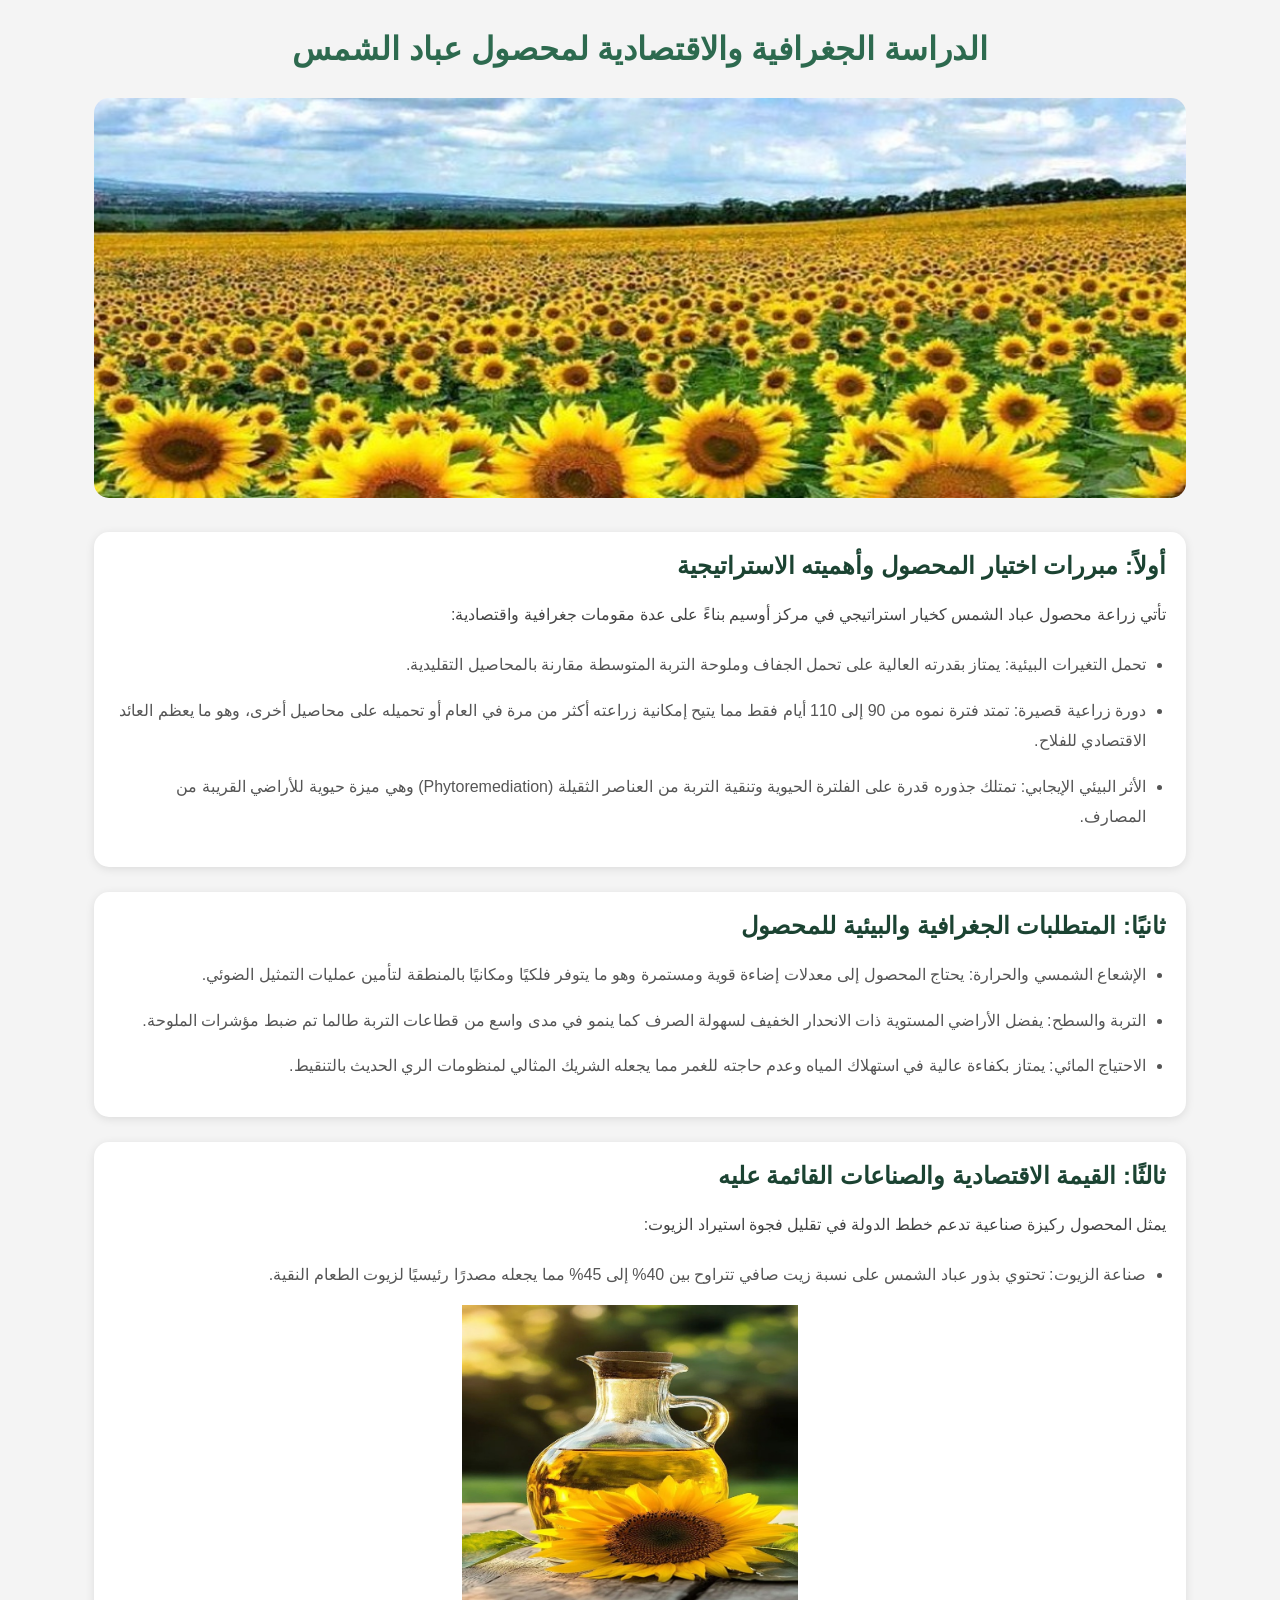
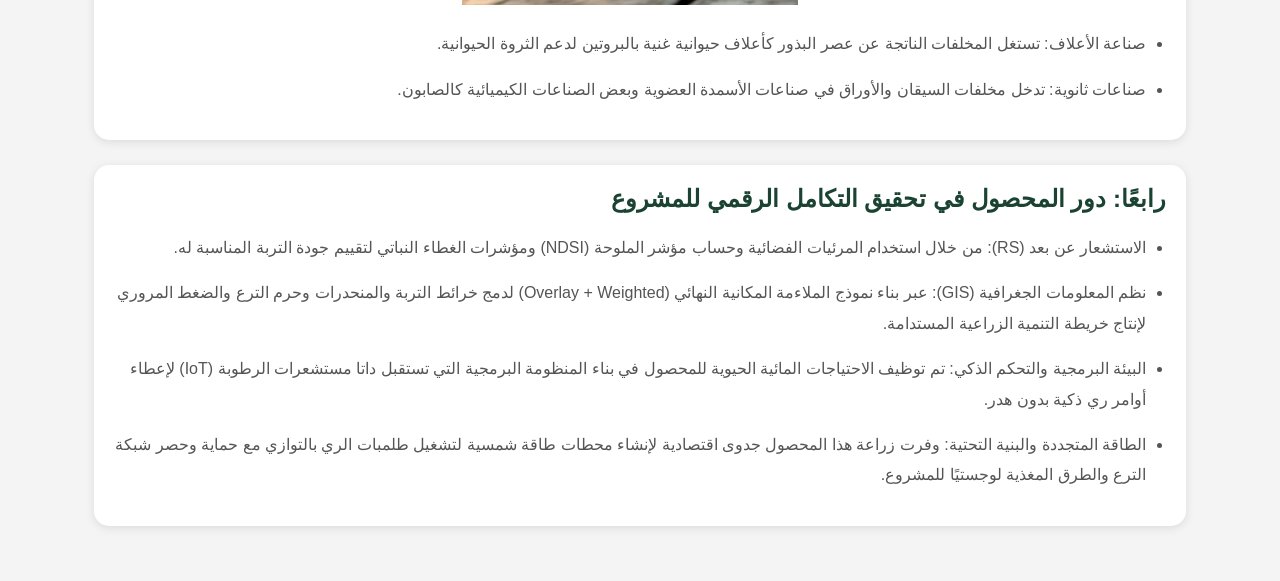
<file: ABOUT.html>
<!DOCTYPE html>
<html lang="ar" dir="rtl">

<head>
    <meta charset="UTF-8">
    <meta name="viewport" content="width=device-width, initial-scale=1.0">
    <title>الدراسة الجغرافية والاقتصادية لمحصول عباد الشمس</title>

    <link rel="stylesheet" href="ABOUT.css">
</head>

<body>

    <div class="container">

        <h1>الدراسة الجغرافية والاقتصادية لمحصول عباد الشمس</h1>

        <img src="WhatsApp Image 2026-06-08 at 6.52.13 PM.jpeg" alt="عباد الشمس" class="main-img">

        <!-- القسم الأول -->
        <section class="card">

            <h2>أولاً: مبررات اختيار المحصول وأهميته الاستراتيجية</h2>

           

            <p>
                تأتي زراعة محصول عباد الشمس كخيار استراتيجي
                في مركز أوسيم بناءً على عدة مقومات جغرافية
                واقتصادية:
            </p>

            <ul>
                <li>
                    تحمل التغيرات البيئية: يمتاز بقدرته
                    العالية على تحمل الجفاف وملوحة
                    التربة المتوسطة مقارنة بالمحاصيل
                    التقليدية.
                </li>

                <li>
                    دورة زراعية قصيرة: تمتد فترة نموه
                    من 90 إلى 110 أيام فقط مما يتيح
                    إمكانية زراعته أكثر من مرة في العام
                    أو تحميله على محاصيل أخرى، وهو ما
                    يعظم العائد الاقتصادي للفلاح.
                </li>

                <li>
                    الأثر البيئي الإيجابي: تمتلك جذوره
                    قدرة على الفلترة الحيوية وتنقية التربة
                    من العناصر الثقيلة
                    (Phytoremediation)
                    وهي ميزة حيوية للأراضي القريبة من
                    المصارف.
                </li>
            </ul>

        </section>

        <!-- القسم الثاني -->
        <section class="card">

            <h2>ثانيًا: المتطلبات الجغرافية والبيئية للمحصول</h2>

            

            <ul>

                <li>
                    الإشعاع الشمسي والحرارة:
                    يحتاج المحصول إلى معدلات إضاءة قوية
                    ومستمرة وهو ما يتوفر فلكيًا
                    ومكانيًا بالمنطقة لتأمين عمليات
                    التمثيل الضوئي.
                </li>

                <li>
                    التربة والسطح:
                    يفضل الأراضي المستوية ذات الانحدار
                    الخفيف لسهولة الصرف كما ينمو في
                    مدى واسع من قطاعات التربة طالما
                    تم ضبط مؤشرات الملوحة.
                </li>

                <li>
                    الاحتياج المائي:
                    يمتاز بكفاءة عالية في استهلاك
                    المياه وعدم حاجته للغمر مما
                    يجعله الشريك المثالي لمنظومات
                    الري الحديث بالتنقيط.
                </li>

            </ul>

        </section>

        <!-- القسم الثالث -->
        <section class="card">

            <h2>ثالثًا: القيمة الاقتصادية والصناعات القائمة عليه</h2>

           

            <p>
                يمثل المحصول ركيزة صناعية تدعم
                خطط الدولة في تقليل فجوة استيراد
                الزيوت:
            </p>

            <ul>

                <li>
                    صناعة الزيوت:
                    تحتوي بذور عباد الشمس
                    على نسبة زيت صافي تتراوح
                    بين 40% إلى 45% مما يجعله
                    مصدرًا رئيسيًا لزيوت الطعام النقية.
                    
                </li>
                 <img src="WhatsApp Image 2026-06-08 at 6.52.37 PM.jpeg" alt="زيت عباد الشمس" class="main-img">
                <li>
                    صناعة الأعلاف:
                    تستغل المخلفات الناتجة
                    عن عصر البذور كأعلاف حيوانية
                    غنية بالبروتين لدعم الثروة الحيوانية.
                </li>

                <li>
                    صناعات ثانوية:
                    تدخل مخلفات السيقان والأوراق
                    في صناعات الأسمدة العضوية
                    وبعض الصناعات الكيميائية
                    كالصابون.
                </li>

            </ul>

        </section>

        <!-- القسم الرابع -->
        <section class="card">

            <h2>رابعًا: دور المحصول في تحقيق التكامل الرقمي للمشروع</h2>

            

            <ul>

                <li>
                    الاستشعار عن بعد (RS):
                    من خلال استخدام المرئيات
                    الفضائية وحساب مؤشر الملوحة
                    (NDSI) ومؤشرات الغطاء النباتي
                    لتقييم جودة التربة المناسبة له.
                </li>

                <li>
                    نظم المعلومات الجغرافية (GIS):
                    عبر بناء نموذج الملاءمة المكانية
                    النهائي (Overlay + Weighted)
                    لدمج خرائط التربة والمنحدرات
                    وحرم الترع والضغط المروري
                    لإنتاج خريطة التنمية الزراعية
                    المستدامة.
                </li>

                <li>
                    البيئة البرمجية والتحكم الذكي:
                    تم توظيف الاحتياجات المائية
                    الحيوية للمحصول في بناء
                    المنظومة البرمجية التي تستقبل
                    داتا مستشعرات الرطوبة (IoT)
                    لإعطاء أوامر ري ذكية بدون هدر.
                </li>

                <li>
                    الطاقة المتجددة والبنية التحتية:
                    وفرت زراعة هذا المحصول
                    جدوى اقتصادية لإنشاء
                    محطات طاقة شمسية لتشغيل
                    طلمبات الري بالتوازي مع
                    حماية وحصر شبكة الترع
                    والطرق المغذية لوجستيًا للمشروع.
                </li>

            </ul>

        </section>

    </div>

</body>

</html>
</file>
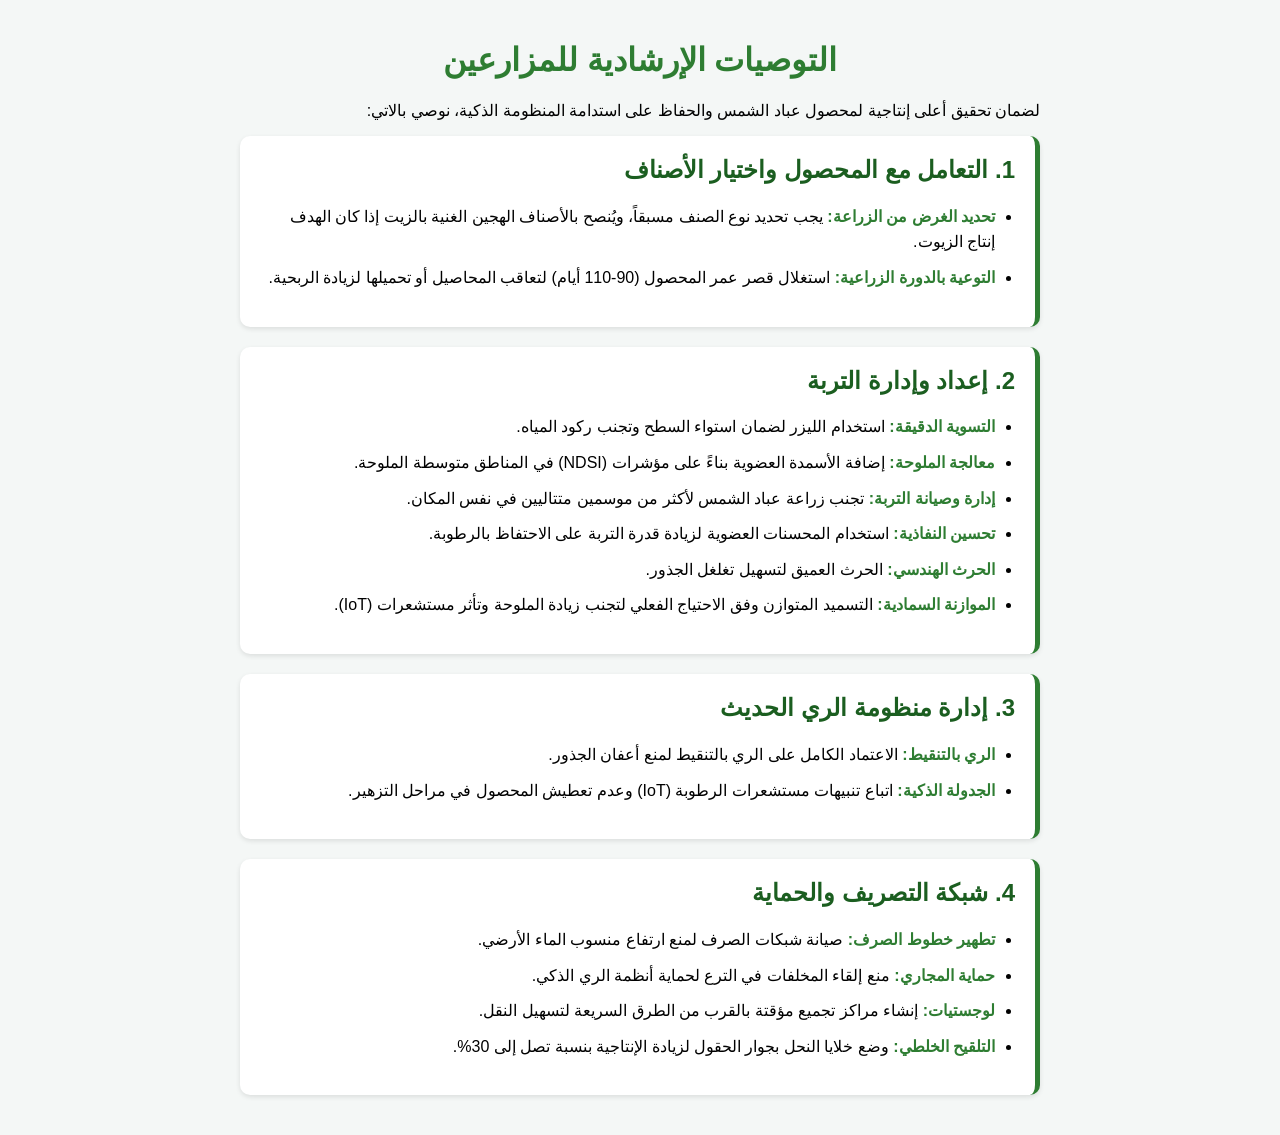
<file: learnmore.html>
<!DOCTYPE html>
<html lang="ar" dir="rtl">
<head>
    <meta charset="UTF-8">
    <title>التوصيات الإرشادية للمزارعين</title>
    <link rel="stylesheet" href="lernmore.css">
</head>
<body>

<div class="container">
    <h1>التوصيات الإرشادية للمزارعين</h1>
    <p class="intro">لضمان تحقيق أعلى إنتاجية لمحصول عباد الشمس والحفاظ على استدامة المنظومة الذكية، نوصي بالاتي:</p>

    <div class="card">
        <h2>1. التعامل مع المحصول واختيار الأصناف</h2>
        <ul>
            <li><strong>تحديد الغرض من الزراعة:</strong> يجب تحديد نوع الصنف مسبقاً، ويُنصح بالأصناف الهجين الغنية بالزيت إذا كان الهدف إنتاج الزيوت.</li>
            <li><strong>التوعية بالدورة الزراعية:</strong> استغلال قصر عمر المحصول (90-110 أيام) لتعاقب المحاصيل أو تحميلها لزيادة الربحية.</li>
        </ul>
    </div>

    <div class="card">
        <h2>2. إعداد وإدارة التربة</h2>
        <ul>
            <li><strong>التسوية الدقيقة:</strong> استخدام الليزر لضمان استواء السطح وتجنب ركود المياه.</li>
            <li><strong>معالجة الملوحة:</strong> إضافة الأسمدة العضوية بناءً على مؤشرات (NDSI) في المناطق متوسطة الملوحة.</li>
            <li><strong>إدارة وصيانة التربة:</strong> تجنب زراعة عباد الشمس لأكثر من موسمين متتاليين في نفس المكان.</li>
            <li><strong>تحسين النفاذية:</strong> استخدام المحسنات العضوية لزيادة قدرة التربة على الاحتفاظ بالرطوبة.</li>
            <li><strong>الحرث الهندسي:</strong> الحرث العميق لتسهيل تغلغل الجذور.</li>
            <li><strong>الموازنة السمادية:</strong> التسميد المتوازن وفق الاحتياج الفعلي لتجنب زيادة الملوحة وتأثر مستشعرات (IoT).</li>
        </ul>
    </div>

    <div class="card">
        <h2>3. إدارة منظومة الري الحديث</h2>
        <ul>
            <li><strong>الري بالتنقيط:</strong> الاعتماد الكامل على الري بالتنقيط لمنع أعفان الجذور.</li>
            <li><strong>الجدولة الذكية:</strong> اتباع تنبيهات مستشعرات الرطوبة (IoT) وعدم تعطيش المحصول في مراحل التزهير.</li>
        </ul>
    </div>

    <div class="card">
        <h2>4. شبكة التصريف والحماية</h2>
        <ul>
            <li><strong>تطهير خطوط الصرف:</strong> صيانة شبكات الصرف لمنع ارتفاع منسوب الماء الأرضي.</li>
            <li><strong>حماية المجاري:</strong> منع إلقاء المخلفات في الترع لحماية أنظمة الري الذكي.</li>
            <li><strong>لوجستيات:</strong> إنشاء مراكز تجميع مؤقتة بالقرب من الطرق السريعة لتسهيل النقل.</li>
            <li><strong>التلقيح الخلطي:</strong> وضع خلايا النحل بجوار الحقول لزيادة الإنتاجية بنسبة تصل إلى 30%.</li>
        </ul>
    </div>
</div>

</body>
</html>
</file>
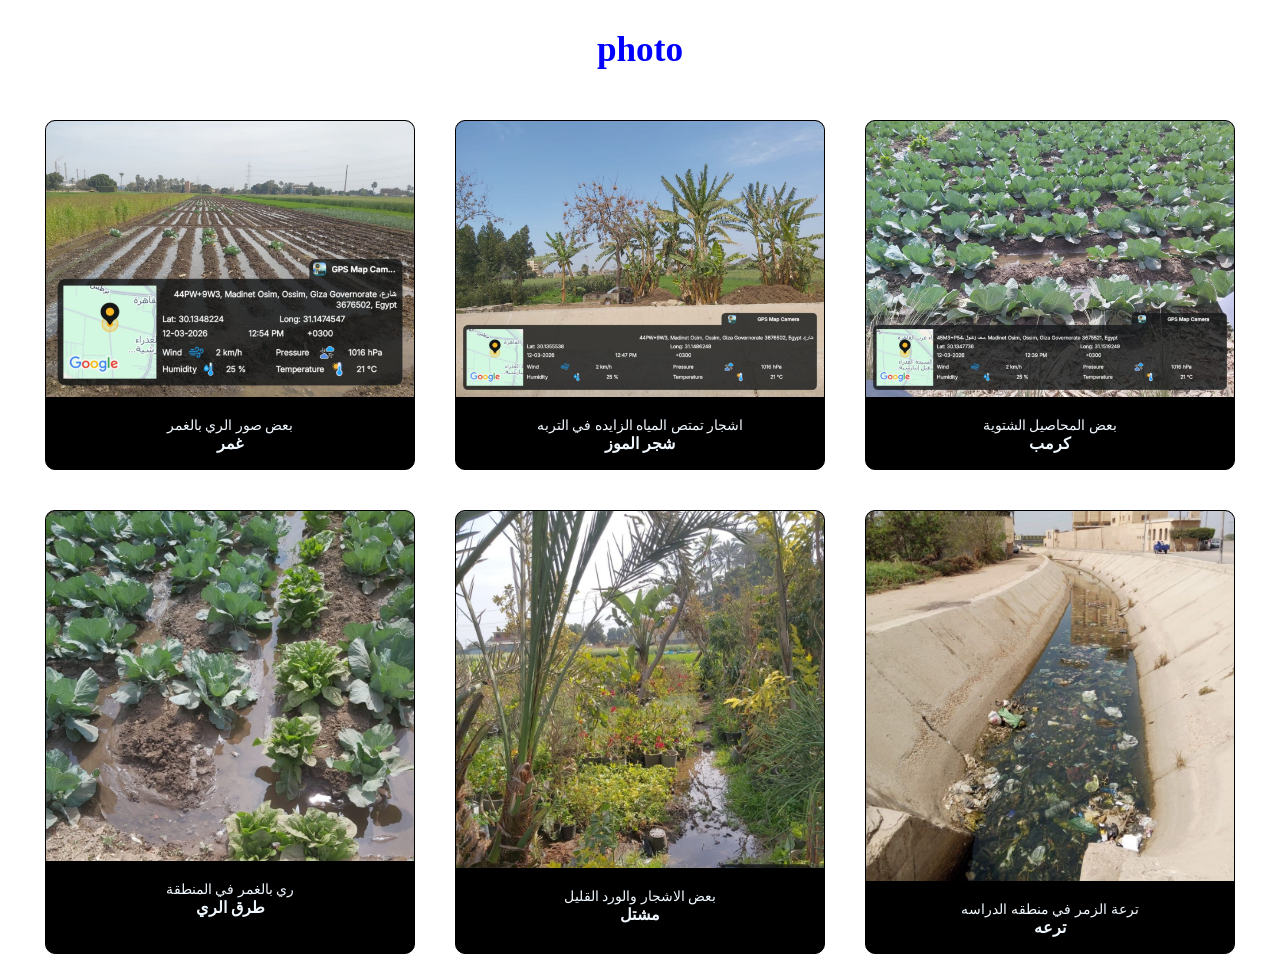
<file: photo.html>
<!DOCTYPE html>
<html lang="en">
<head>
    <meta charset="UTF-8">
    <meta name="viewport" content="width=device-width, initial-scale=1.0">
    <title>Document</title>
    <link rel="stylesheet" href="style.css">
</head>
<body>
    
<section class="pho" id="pho">
        <h2 class="ph">photo</h2>
        <div class="con">
            <div class="card">
                <div class="img">
                    <img class="im" src=5890849299657067579.jpg>
                </div>
                <div class="info">
                    <p class="prg">بعض صور الري بالغمر </p>
                    <strong class="crop">
                        <span>غمر </span>
                    </strong>
                    
                </div>
            </div>

            <div class="card">
                <div class="img">
                    <img class="im" src=5890849299657067583.jpg>
                </div>
                <div class="info">
                    <p class="prg">اشجار تمتص المياه الزايده في التربه</p>
                    <strong class="crop">
                        <span>شجر الموز</span>
                    </strong>
                    
                </div>
            </div>

            <div class="card">
                <div class="img">
                    <img class="im" src=5890849299657067587.jpg>
                </div>
                <div class="info">
                    <p class="prg">بعض المحاصيل الشتوية</p>
                    <strong class="crop">
                        <span>كرمب</span>
                    </strong>
                    
                </div>
            </div>

            <div class="card">
                <div class="img">
                    <img class="im" src=5890849299657067586.jpg>
                </div>
                <div class="info">
                    <p class="prg">ري بالغمر في المنطقة</p>
                    <strong class="crop">
                        <span>طرق الري </span>
                    </strong>
                    
                </div>
            </div>

            <div class="card">
                <div class="img">
                    <img class="im" src=5890849299657067578.jpg>
                </div>
                <div class="info">
                    <p class="prg">بعض الاشجار والورد القليل </p>
                    <strong class="crop">
                        <span>مشتل</span>
                    </strong>
                    
                </div>
            </div>

            <div class="card">
                <div class="img">
                    <img class="im" src=5917759288401136951.jpg>
                </div>
                <div class="info">
                    <p class="prg">    ترعة الزمر في منطقه الدراسه</p>
                    <strong class="crop">
                        <span>ترعه</span>
                    </strong>
                    
                </div>
            </div>

        </div>
    </section>











</body>
</html>
</file>
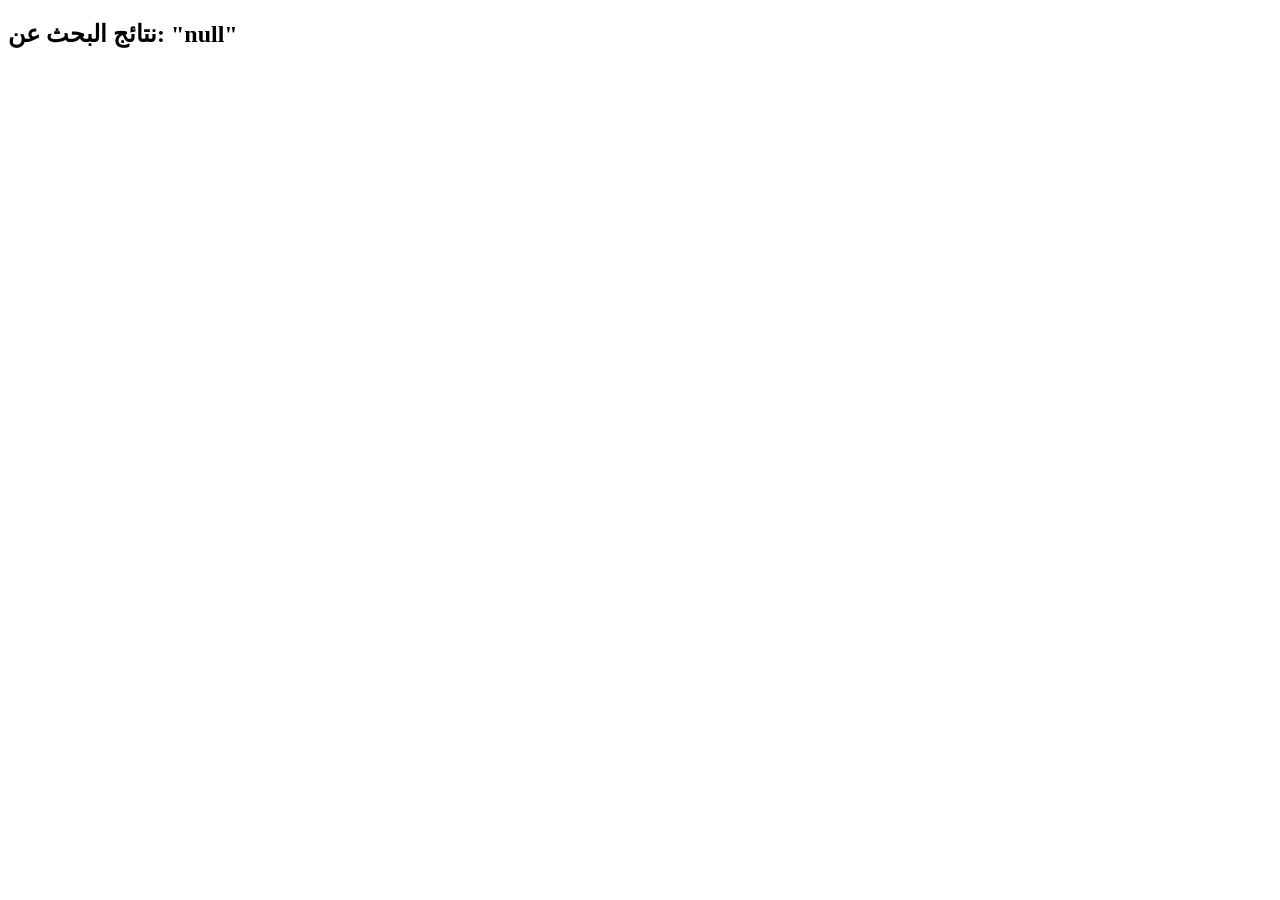
<file: results.html>
<!DOCTYPE html>
<html lang="en">

<head>
    <meta charset="UTF-8">
    <meta name="viewport" content="width=device-width, initial-scale=1.0">
    <title>Document</title>
</head>

<body>

    <div id="results-container">
        <h2 id="search-title"></h2>
        <div id="results-list"></div>
    </div>




<script src="search.js"></script>
</body>

</html>
</file>
<file: ABOUT.css>
*{
    margin: 0;
    padding: 0;
    box-sizing: border-box;
    font-family: Arial;
}

body{
    background: #f4f4f4;
    direction: rtl;
}

.container{
    width: 90%;
    margin: auto;
    padding: 30px;
}

h1{
    text-align: center;
    color: #2d6a4f;
    margin-bottom: 30px;
}

.main-img{
    
  width: 100%;
    height: 400px;
    object-fit: cover;
    border-radius: 15px;
    margin-bottom: 30px;
}
    


.card{
    background: white;
    padding: 20px;
    margin-bottom: 25px;
    border-radius: 15px;
    box-shadow: 0 2px 10px rgba(0,0,0,0.1);
}

.card h2{
    color: #1b4332;
    margin-bottom: 20px;
}

.card p{
    line-height: 1.9;
    color: #444;
    margin-bottom: 20px;
}

.card ul{
    padding-right: 20px;
}

.card ul li{
    margin-bottom: 15px;
    line-height: 1.9;
    color: #555;
}

.card img{
    width: 100%;
    height: 300px;
    object-fit: contain;
    border-radius: 10px;
    margin-bottom: 20px;
}
</file>
<file: lernmore.css>
body {
    font-family: 'Arial', sans-serif;
    background-color: #f4f7f6;
    margin: 0;
    padding: 20px;
}

.container {
    max-width: 800px;
    margin: auto;
}

h1 {
    color: #2e7d32;
    text-align: center;
}

.card {
    background: white;
    padding: 20px;
    margin-bottom: 20px;
    border-radius: 10px;
    box-shadow: 0 2px 5px rgba(0,0,0,0.1);
    border-right: 5px solid #2e7d32;
}

h2 {
    color: #1b5e20;
    margin-top: 0;
}

ul {
    padding-right: 20px;
}

li {
    margin-bottom: 10px;
    line-height: 1.6;
}

strong {
    color: #2e7d32;
}
</file>
<file: style.css>
*{margin: 0; padding: 0;}
.one {
    width: 100%; 
    height: 100vh; 
    background-image: linear-Gradient(to top, rgba(0,0,0,0.5)50%,rgba(0,0,0,0.5)50%);
    background-position: center; 
    background-size: center;
    background-attachment: fixed;
    display: block;
    }

 .t2{width: 1200px;
     height: 75px;
     margin: auto;}

.th3{width: 200px;
height: 70px;
float: left;}

.fo4{color:rgb(13, 9, 245);
font-size: 35px;
font-family: Arial;
padding-left: 20px;
float: left;
padding-top: 10px;}

.menu{width: 400px;
height: 70px;
float: left;}
 
ul{float: left;
display: flex;
justify-content: center;
align-items: center;}

ul li{list-style: none;
margin-left: 62px;
margin-top: 27px;
font-size: 14px;
}
ul li a {text-decoration: none;
color: aliceblue;
font-family: Arial;
font-weight: bold;
transition: 0.4s ease-in-out;}

ul li a:hover {color: rgb(13, 9, 245);}


.search{width:330px;
float: left;
margin-left: 270px;}

.srch{font-family: 'Times New Roman';
width: 200px;
height: 40px;
background: transparent;
border: 1px bold rgb(13, 9, 245);
margin-top: 13px;
color: aliceblue;
border-right: none;
font-size: 16px;
float:left;
padding: 10px;
border-bottom-left-radius:5px;
border-top-left-radius: 5px;}

.btn{width: 100px;
height: 40px;
background: rgb(13, 9, 245);
border: 2px solid rgb(13, 9, 245);
margin-top: 13px;
color: aliceblue;
font-size: 15px;
border-bottom-right-radius: 5px;
border-bottom-right-radius: 5px;}
.btn:focus{outline: none;}

.srch:focus{outline: none;}


 


.tit{position: absolute;
top: 47%;
left: 50%;
transform: translate(-50%,-50%);
}

.tit h1{color: hsl(0, 0%, 100%);
font-size: 40px;
letter-spacing: 2PX;

}


.button{position: absolute;
top: 54%;
left: 50%;
transform: translate(-50%,-50%);}

.btn1{border: 1px solid #fff;
padding: 5px 20px;

color: #fff;
transition: 0.5 ease;
font-size: 18px;
text-decoration: none;}

.btn1:hover{background-color: #fff;
color: black;}

.one video{
    position: absolute;
    right: 0;
    bottom: 0;
    z-index: -1;
}

.ph{ 
    display: flex;
    justify-content: center;
    color: blue;
    font-size: 2.2em;
    font-weight: 800;
    margin-bottom: 30px;
    margin-top: 30px;
}

.con{display: flex;
justify-content: center;
flex-direction: row;
flex-wrap: wrap;
margin-top: 30px;}

.card{
    background-color: black;
    border: 1px solid black ;
    min-height: 14em;
    width: 23em;
    overflow: hidden;
    border-radius: 10px;
    margin: 20px;
    transition: 0.7s ease;
}
.card:hover{
    transform: scale(1.1);
}
.card:hover .img{
    opacity: 0.9;
}
.im{
    width: 100%;
}
.info{
    padding: 1em;
}
.prg{
    font-size: 0.9em;
    color: aliceblue;
}
.crop{
    font-weight: 800;
    margin-top: 10px;
    color: aliceblue;
}

.me{
    background-color: rgb(255, 255, 255);
    width: 21.25em;
    box-shadow: 0 5px 25px rgba(1 1 1 /15%);
    border-radius: 10px;
    padding: 25px;
    margin: 15px;
    transition: 0.7s ease;
}
.me:hover{
    transform: scale(1.1);
    
}
.icon{
    color: blue;
    font-size: 4.5em;
    text-align: center;

}
.info{
    text-align: center;
}
.no{
    color: blue;
    margin: 10px;
    font-size: 1.2em;
    font-weight: 700;
}









@media(min-aspect-ratio: 16/9){
    .one video{
        width: 100%;
        height: auto;
    }
}




@media(max-width:600px){

.t2{
    width: 100%;
    align-items: center;
   
}
.fo4{font-size: 25px;
padding-left: 5px;
padding-right: 5px;}
.menu{ }
.ul{
     display: flex;
    flex-direction: column;
    align-items: center;
    padding: 0;
}

ul li{font-size: 15px;
    font-weight: bold;
   
    margin-left: 15px;
    
}
.search {
    margin: 10px auto;
    display: flex;
    justify-content: center;
    
    
}
.button{margin-top: 70px;}
.button a{display: block;
margin-bottom: 7px;
}

.tit h1{font-size: 35px;}    

.v{width: 100%;
height: 100vh;
object-fit: cover;}






}
</file>
